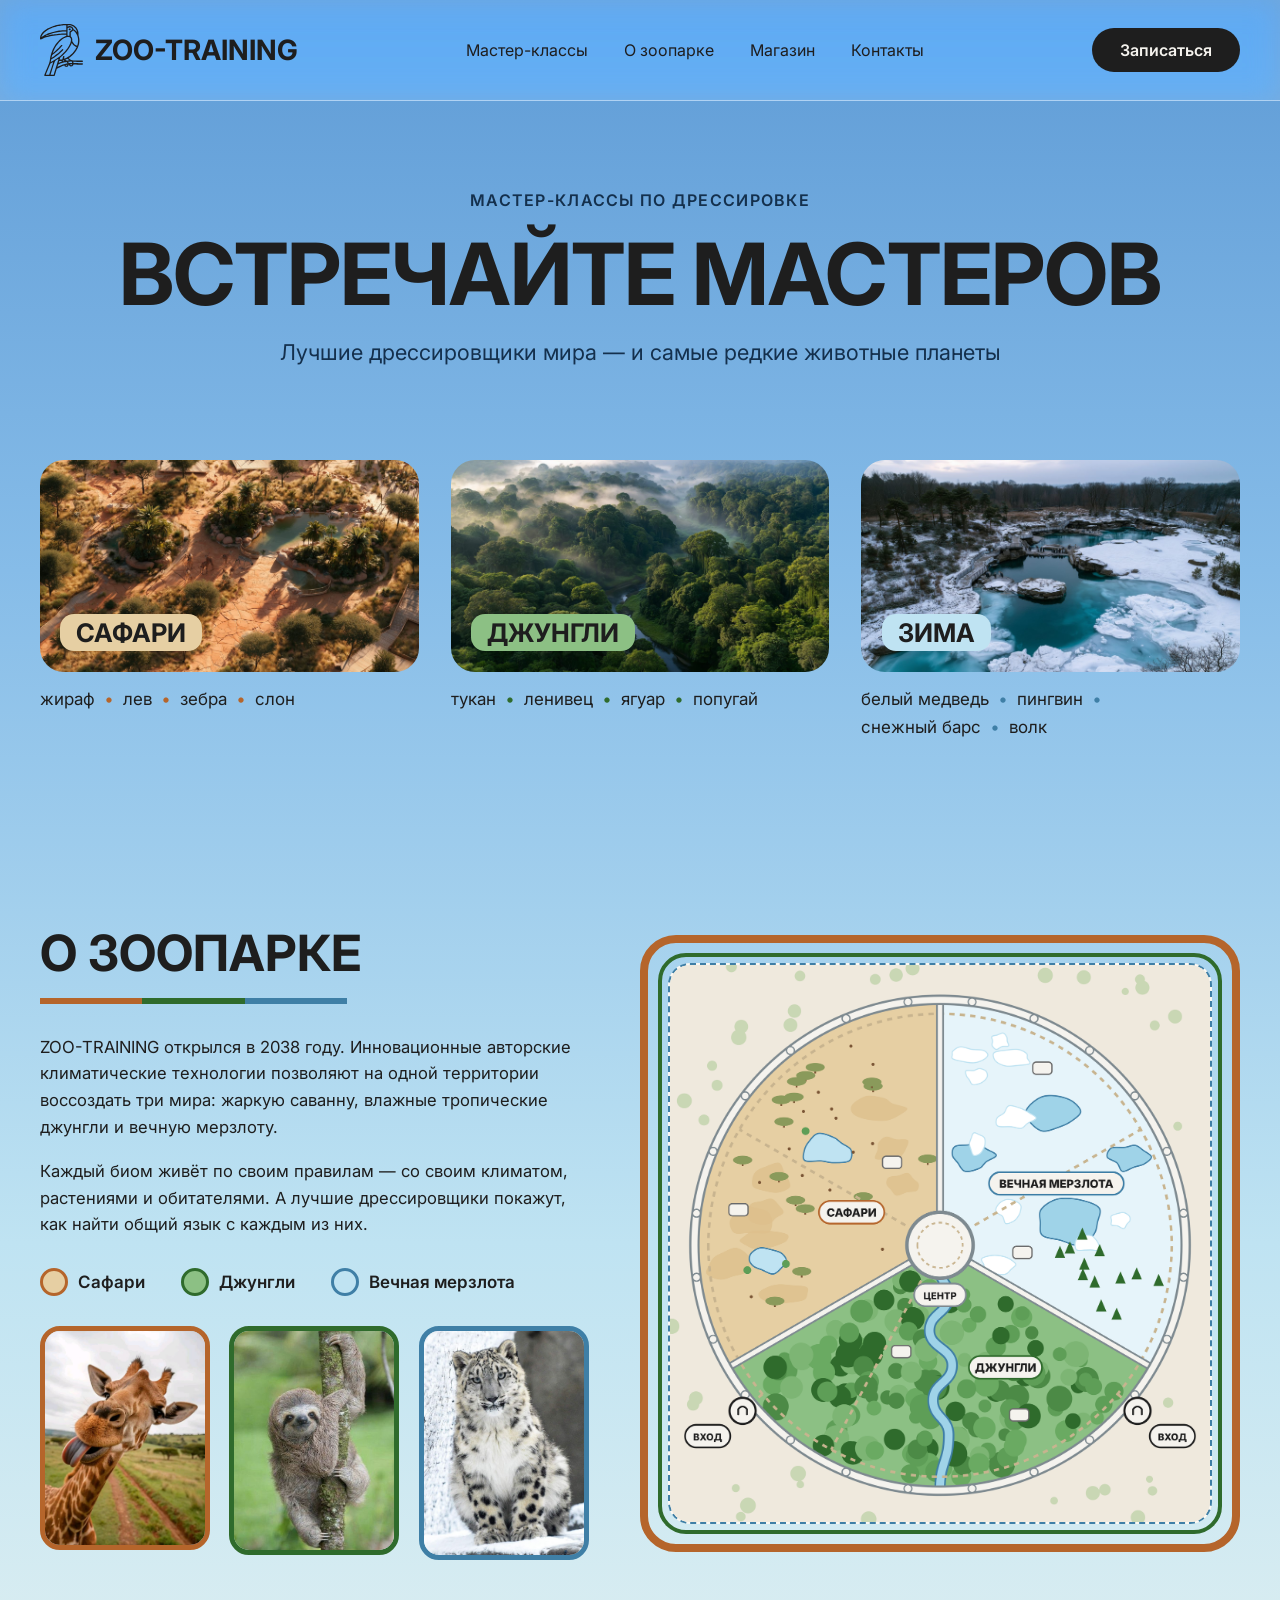
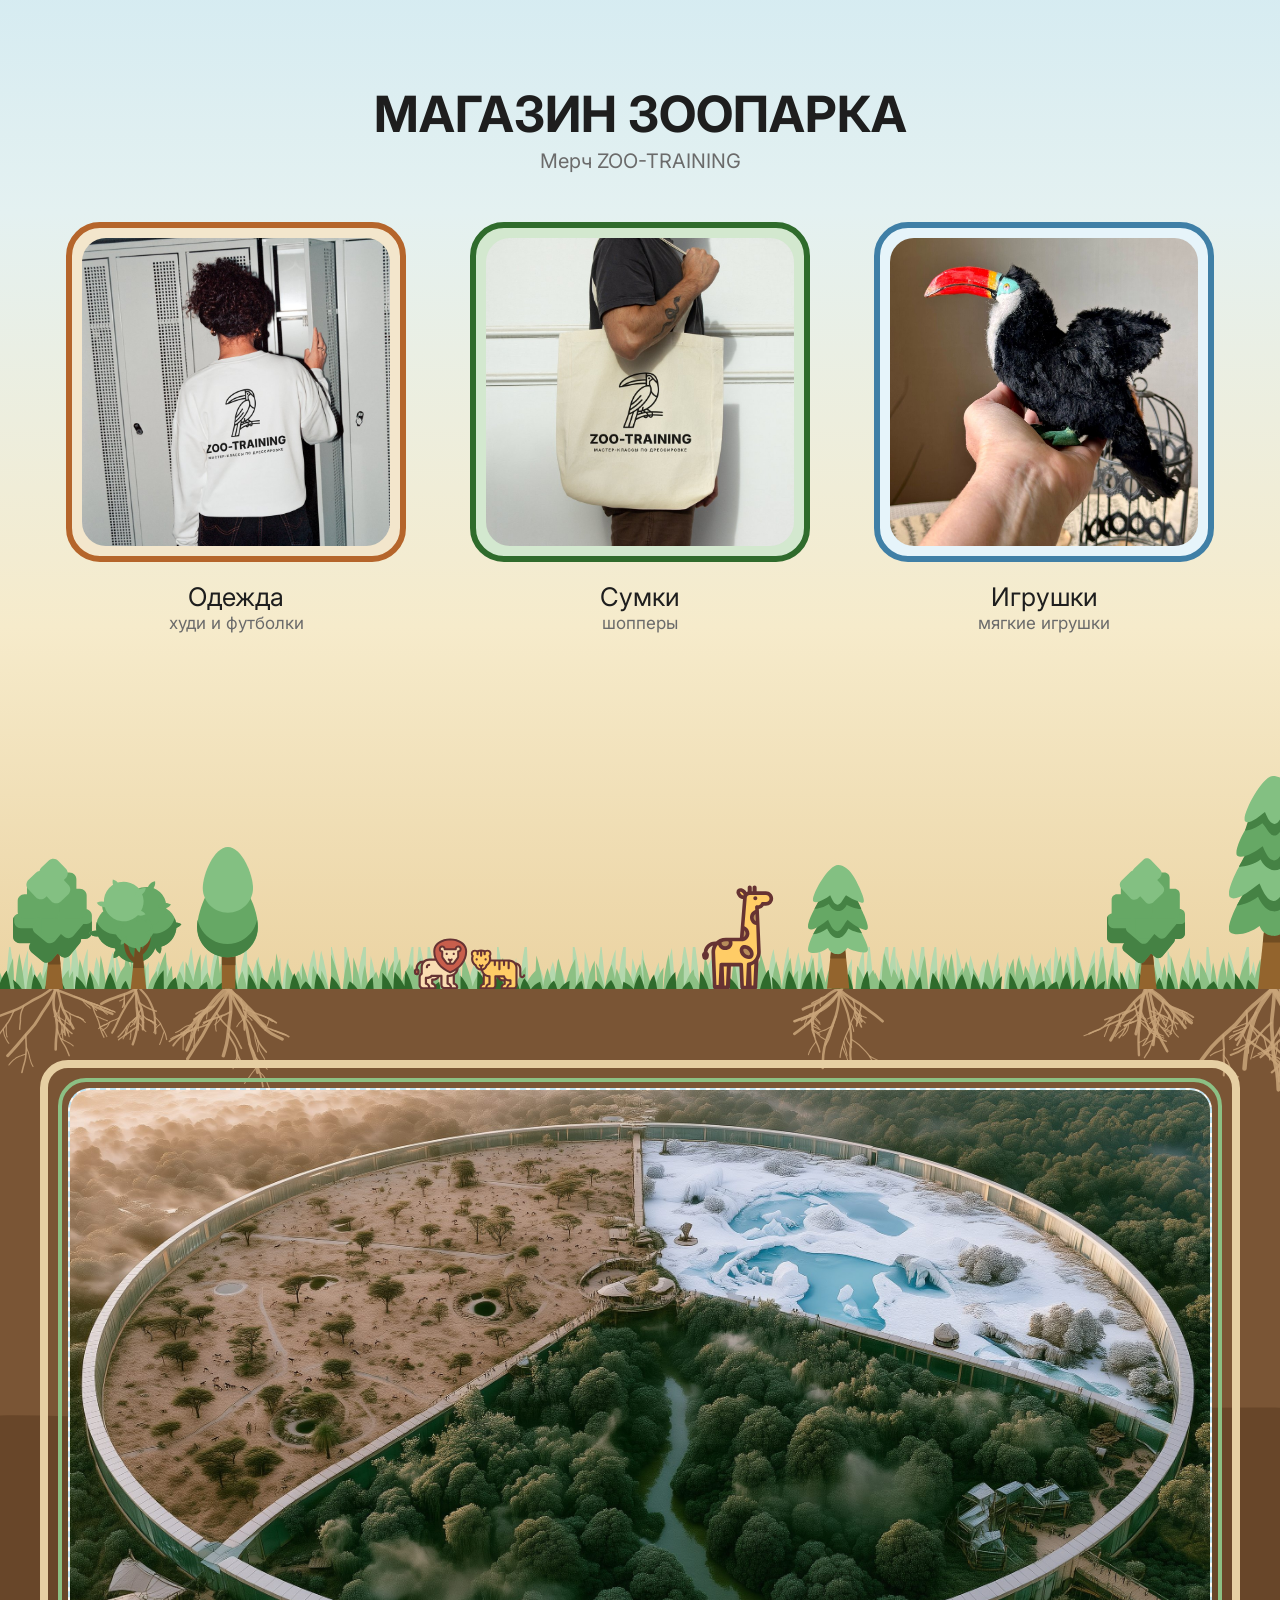
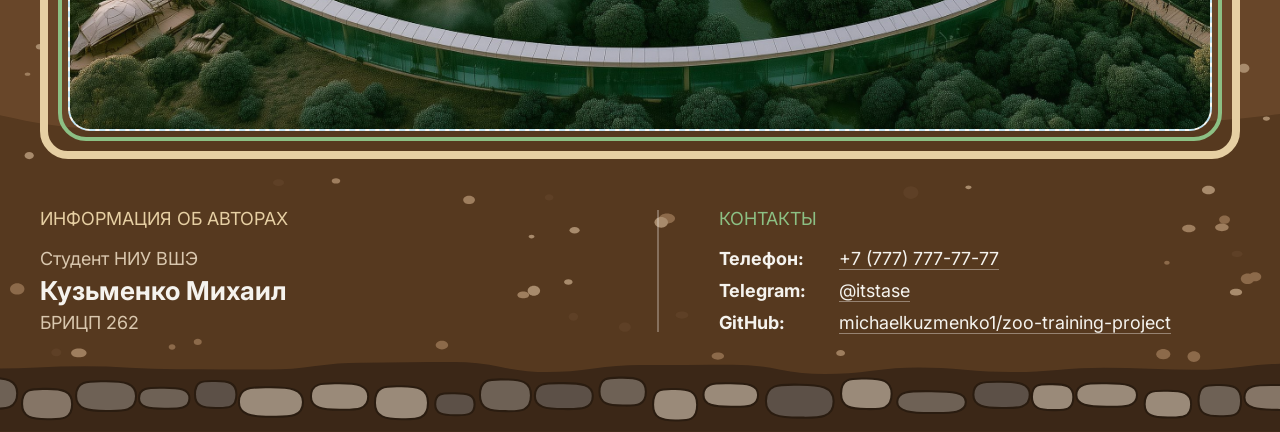
<file: index.html>
<!DOCTYPE html>
<html lang="ru">
<head>
  <meta charset="UTF-8">
  <meta name="viewport" content="width=device-width, initial-scale=1.0">
  <title>ZOO-TRAINING — мастер-классы по дрессировке</title>
  <link rel="preconnect" href="https://fonts.googleapis.com">
  <link rel="preconnect" href="https://fonts.gstatic.com" crossorigin>
  <link href="https://fonts.googleapis.com/css2?family=Inter:wght@400;600;700&display=swap" rel="stylesheet">
  <link rel="stylesheet" href="css/reset.css">
  <link rel="stylesheet" href="css/style.css">
</head>
<body>

  <!-- шапка -->
  <header class="header">
    <div class="container header_inner">
      <a href="index.html" class="logo">
        <img class="logo_icon" src="assets/icon/LogoTucan.svg" alt="">
        <span class="logo_text">ZOO-TRAINING</span>
      </a>

      <nav class="nav">
        <a href="#biomes" class="nav_link">Мастер-классы</a>
        <a href="#about" class="nav_link">О зоопарке</a>
        <a href="#shop" class="nav_link">Магазин</a>
        <a href="#contacts" class="nav_link">Контакты</a>
      </nav>

      <a href="404.html" class="button">Записаться</a>
    </div>
  </header>

  <main>
    
    <!-- приветствие -->
    <section class="hero">
      <div class="container">
        <p class="hero_over">Мастер-классы по дрессировке</p>
        <h1 class="hero_title">Встречайте мастеров</h1>
        <p class="hero_subtitle">Лучшие дрессировщики мира — и самые редкие животные планеты</p>
      </div>
    </section>

    <!-- майнкрафт -->
    <section class="biomes" id="biomes">
      <div class="container biomes_grid">
        <a href="404.html" class="biome-card">
          <div class="biome-card_window biome-card_window--safari">
            <img class="biome-card_image" src="assets/zoo_images/safari/landscape.jpg" alt="Сафари">
            <h2 class="biome-card_name">Сафари</h2>
          </div>
          <ul class="biome-card_animals">
              <li>жираф</li>
              <li>лев</li>
              <li>зебра</li>
              <li>слон</li>
          </ul>    
        </a>

        <a href="404.html" class="biome-card">
          <div class="biome-card_window biome-card_window--jungle">
            <img class="biome-card_image" src="assets/zoo_images/jungle/landscape.jpg" alt="Джунгли">
            <h2 class="biome-card_name">Джунгли</h2>
          </div>
          <ul class="biome-card_animals">
              <li>тукан</li>
              <li>ленивец</li>
              <li>ягуар</li>
              <li>попугай</li>
          </ul>
        </a>

        <a href="404.html" class="biome-card">
          <div class="biome-card_window biome-card_window--winter">
            <img class="biome-card_image" src="assets/zoo_images/winter/landscape.jpg" alt="Вечная мерзлота">
            <h2 class="biome-card_name">Зима</h2>
          </div>
          <ul class="biome-card_animals">
              <li>белый медведь</li>
              <li>пингвин</li>
              <li>снежный барс</li>
              <li>волк</li>
          </ul>        </a>
      </div>
    </section>

    <!-- о зоопарке -->
    <section class="about" id="about">
      <div class="container about_inner">
        <div class="about_text">
          <h2 class="section-title">О зоопарке</h2>
          <div class="tricolor">
            <span class="tricolor_part tricolor_part--safari"></span>
            <span class="tricolor_part tricolor_part--jungle"></span>
            <span class="tricolor_part tricolor_part--winter"></span>
          </div>

          <p class="about_paragraph">
            ZOO-TRAINING открылся в 2038 году. Инновационные авторские климатические
            технологии позволяют на одной территории воссоздать три мира: жаркую саванну,
            влажные тропические джунгли и вечную мерзлоту.
          </p>
          <p class="about_paragraph">
            Каждый биом живёт по своим правилам — со своим климатом, растениями и обитателями.
            А лучшие дрессировщики покажут, как найти общий язык с каждым из них.
          </p>

          <ul class="legend">
            <li class="legend_item"><span class="legend_dot legend_dot--safari"></span>Сафари</li>
            <li class="legend_item"><span class="legend_dot legend_dot--jungle"></span>Джунгли</li>
            <li class="legend_item"><span class="legend_dot legend_dot--winter"></span>Вечная мерзлота</li>
          </ul>

          <div class="collage">
            <img class="collage_item collage_item--safari" src="assets/zoo_images/safari/giraffe.jpeg" alt="Жираф">
            <img class="collage_item collage_item--jungle" src="assets/zoo_images/jungle/sloth.jpeg" alt="Ленивец">
            <img class="collage_item collage_item--winter" src="assets/zoo_images/winter/snow-leopard.jpeg" alt="Снежный барс">
          </div>
        </div>

        <div class="map-frame">
          <div class="map-frame_inner">
            <img class="map-frame_map" src="assets/zoo_images/zoo-map.png" alt="Карта зоопарка">
          </div>
        </div>
      </div>
    </section>

    <!-- магаз -->
    <section class="shop" id="shop">
      <div class="container">
        <h2 class="section-title section-title--center">Магазин зоопарка</h2>
        <p class="shop_subtitle">Мерч ZOO-TRAINING</p>

        <div class="shop_grid">
          <a href="404.html" class="product">
            <div class="product_tile product_tile--safari">
              <img class="product_image" src="assets/images_store/clothes.jpg" alt="Свитшот ZOO-TRAINING">
            </div>
            <h3 class="product_name">Одежда</h3>
            <p class="product_desc">худи и футболки</p>
          </a>

          <a href="404.html" class="product">
            <div class="product_tile product_tile--jungle">
              <img class="product_image" src="assets/images_store/bag.jpg" alt="Шоппер ZOO-TRAINING">
            </div>
            <h3 class="product_name">Сумки</h3>
            <p class="product_desc">шопперы</p>
          </a>

          <a href="404.html" class="product">
            <div class="product_tile product_tile--winter">
              <img class="product_image" src="assets/images_store/toy.jpg" alt="Мягкая игрушка тукан">
            </div>
            <h3 class="product_name">Игрушки</h3>
            <p class="product_desc">мягкие игрушки</p>
          </a>
        </div>
      </div>
    </section>

    <!-- землица -->
    <div class="ground-line">
      <div class="tree tree--1 vector"><img src="assets/images/Tree%201.svg" alt=""></div>
      <div class="tree tree--2 vector"><img src="assets/images/Tree%202.svg" alt=""></div>
      <div class="tree tree--3 vector"><img src="assets/images/Tree%203.svg" alt=""></div>
      <div class="tree tree--4 vector"><img src="assets/images/Tree%204.svg" alt=""></div>
      <div class="tree tree--5 vector"><img src="assets/images/Tree%205.svg" alt=""></div>
      <div class="tree tree--6 vector"><img src="assets/images/Tree%206.svg" alt=""></div>
 
      <div class="animal animal--lion vector"><img src="assets/images/lion-svgrepo-com%201.svg" alt=""></div>
      <div class="animal animal--tiger vector"><img src="assets/images/tiger-svgrepo-com%201.svg" alt=""></div>
      <div class="animal animal--giraffe vector"><img src="assets/images/giraffe%201.svg" alt=""></div>

      <div class="grass vector"><img src="assets/images/grass.svg" alt=""></div>
    </div>
  </main>

  <!-- подвал -->
  <footer class="footer" id="contacts">
    <div class="footer_roots vector"><img src="assets/images/roots.svg" alt=""></div>
    <div class="footer_stones vector"><img src="assets/images/bottom_stones.svg" alt=""></div>
    <div class="footer_pebbles vector"><img src="assets/images/stones.svg" alt=""></div>

    <div class="container footer_inner">
      <div class="panorama">
        <div class="panorama_inner">
          <img class="panorama_image" src="assets/zoo_images/zoo-panorama.jpg" alt="Панорама зоопарка">
        </div>
      </div>

      <div class="footer_columns">
        <div class="footer_col">
          <h4 class="footer_heading footer_heading--sand">Информация об авторах</h4>
          <p class="footer_muted">Студент НИУ ВШЭ</p>
          <p class="footer_name">Кузьменко Михаил</p>
          <p class="footer_muted">БРИЦП 262</p>
        </div>

        <div class="footer_col footer_col--contacts">
          <h4 class="footer_heading footer_heading--green">Контакты</h4>
          <dl class="contacts">
            <dt>Телефон:</dt>   <dd><a href="tel:+77777777777">+7 (777) 777-77-77</a></dd>
            <dt>Telegram:</dt>  <dd><a href="https://t.me/itstase" target="_blank" rel="noopener">@itstase</a></dd>
            <dt>GitHub:</dt>    <dd><a href="https://github.com/michaelkuzmenko1/zoo-training-project" target="_blank" rel="noopener">michaelkuzmenko1/zoo-training-project</a></dd>
          </dl>
        </div>
      </div>
    </div>

  </footer>

</body>
</html>
</file>
<file: css/style.css>
.vector img {
  display: block;
  width: 100%;
  height: 100%;
}

.grass img,
.footer_stones img {
  object-fit: cover;
  object-position: bottom;
}

.footer_roots img {
  object-fit: cover;
  object-position: top;
}

.footer_pebbles {
  position: absolute;
  bottom: 70px;
  left: 0.8%;
  width: 98.4%;
  aspect-ratio: 7154 / 1806;
  pointer-events: none;
}

:root {

  --sand: #E6CFA3;
  --green: #8CC084;
  --ice: #BFE3F2;
  --sand-dark: #B5652B;
  --green-dark: #2F6B2C;
  --ice-dark: #3F7FA6;

  --sand-light: #F3E6CC;
  --green-light: #D3E8CF;
  --ice-light: #E6F4FA;

  --ink: #1E1E1E;
  --navy: #14304D;
  --cream: #F5F3EE;
  --soil: #7A5535;
  --soil-dark: #56391F;


  --font: "Inter", Arial, sans-serif;

  --container: 1280px;
  --gutter: clamp(16px, 4vw, 40px);
}

/* клод сказал что это поможет мне */
*,
*::before,
*::after {
  box-sizing: border-box;
  margin: 0;
  padding: 0;
}

a {
  color: inherit;
  text-decoration: none;
}

ul {
  list-style: none;
}

/* плавная переправка */
html {
  scroll-behavior: smooth;
}

section,
footer {
  scroll-margin-top: 100px;
}

@media (prefers-reduced-motion: reduce) {
  html { scroll-behavior: auto; }
}

img,
svg {
  display: block;
  max-width: 100%;
}

/* градиентик */
body {
  overflow-x: hidden;
  font-family: var(--font);
  color: var(--ink);
  background: var(--soil);
}

main {
  position: relative;
  overflow: hidden;
  background: linear-gradient(
    to bottom,
    #5E9BD6 0%,
    #86BCE8 22%,
    #BFE3F2 48%,
    #E4F1F1 70%,
    #F6EBCB 86%,
    #EBD3A2 100%
  );
}

.container {
  max-width: calc(var(--container) + var(--gutter) * 2);
  margin: 0 auto;
  padding: 0 var(--gutter);
}

/* шапка */
.header {
  position: fixed;
  top: 0;
  left: 0;
  right: 0;
  z-index: 100;
  background: rgba(255, 255, 255, 0.12);
  backdrop-filter: blur(14px) saturate(140%);
  -webkit-backdrop-filter: blur(14px) saturate(140%);
  border-bottom: 1px solid rgba(255, 255, 255, 0.45);
}

.header_inner {
  display: flex;
  align-items: center;
  justify-content: space-between;
  gap: 24px;
  height: 100px;
}

.logo {
  display: flex;
  align-items: center;
  gap: 12px;
}

.logo_icon {
  display: block;
  height: 52px;
  width: auto;
}

.logo_text {
  font-size: 28px;
  font-weight: 700;
  white-space: nowrap;
}

.nav {
  display: flex;
  gap: clamp(16px, 2.8vw, 40px);
}

.nav_link {
  font-size: 16px;
  white-space: nowrap;
  transition: opacity 0.2s;
}

.nav_link:hover {
  opacity: 0.6;
}

.button {
  flex-shrink: 0;
  white-space: nowrap;
  padding: 14px 28px;
  border-radius: 30px;
  background: var(--ink);
  color: var(--cream);
  font-size: 16px;
  font-weight: 600;
  transition: transform 0.2s;
}

.button:hover {
  transform: translateY(-2px);
}

/* приветсвие */
.hero {
  padding: clamp(130px, 15vw, 220px) 0 clamp(50px, 7.5vw, 110px);
  text-align: center;
}

.hero_over {
  font-size: 16px;
  font-weight: 600;
  letter-spacing: 0.08em;
  text-transform: uppercase;
  color: var(--navy);
}

.hero_title {
  margin: 24px 0;
  font-weight: 700;
  font-size: clamp(40px, 6.7vw, 96px);
  letter-spacing: -0.01em;
  line-height: 1;
  text-transform: uppercase;
}

.hero_subtitle {
  font-size: clamp(17px, 1.7vw, 24px);
  color: var(--navy);
}

/* биомы */
.biomes {
  padding-bottom: clamp(70px, 10vw, 140px);
}

.biomes_grid {
  display: grid;
  grid-template-columns: repeat(3, 1fr);
  gap: clamp(20px, 2.5vw, 32px);
}

.biome-card {
  display: block;
}

.biome-card_window {
  position: relative;
  aspect-ratio: 2912 / 1632;
  border-radius: 24px;
  overflow: hidden;
  transition: transform 0.3s;
}

.biome-card:hover .biome-card_window {
  transform: translateY(-8px);
}

.biome-card_window--safari { background: var(--sand); }
.biome-card_window--jungle { background: var(--green); }
.biome-card_window--winter { background: var(--ice); }

.biome-card_window--safari .biome-card_name { background: var(--sand); }
.biome-card_window--jungle .biome-card_name { background: var(--green); }
.biome-card_window--winter .biome-card_name { background: var(--ice); }

.biome-card_image {
  display: block;
  width: 100%;
  height: 100%;
}

.biome-card_name {
  position: absolute;
  left: clamp(14px, 1.6vw, 22px);
  bottom: clamp(14px, 1.6vw, 22px);
  padding: 6px 16px;
  border-radius: 14px;
  font-weight: 700;
  font-size: clamp(18px, 2vw, 30px);
  text-transform: uppercase;
}

.biome-card_animals {
  display: flex;
  flex-wrap: wrap;
  gap: 4px 0;
  margin-top: 16px;
  font-size: 17px;
  line-height: 1.4;
}

.biome-card_animals li {
  white-space: nowrap;
}

.biome-card_animals li:not(:last-child)::after {
  content: "•";
  margin: 0 10px;
  font-weight: 700;
}

.biome-card:nth-child(1) .biome-card_animals li::after { color: var(--sand-dark); }
.biome-card:nth-child(2) .biome-card_animals li::after { color: var(--green-dark); }
.biome-card:nth-child(3) .biome-card_animals li::after { color: var(--ice-dark); }



/* о зоопарке */
.about {
  padding: 60px 0 clamp(70px, 10vw, 140px);
}

.about_inner {
  display: grid;
  grid-template-columns: 1fr minmax(0, 600px);
  gap: clamp(36px, 4vw, 60px);
  align-items: center;
}

.section-title {
  font-weight: 700;
  font-size: clamp(32px, 3.9vw, 56px);
  line-height: 1.05;
  text-transform: uppercase;
}

.section-title--center {
  text-align: center;
}

.tricolor {
  display: flex;
  margin: 18px 0 30px;
}

.tricolor_part {
  width: clamp(70px, 8vw, 120px);
  height: 6px;
}

.tricolor_part--safari { background: var(--sand-dark); }
.tricolor_part--jungle { background: var(--green-dark); }
.tricolor_part--winter { background: var(--ice-dark); }

.about_paragraph {
  max-width: 600px;
  margin-bottom: 18px;
  font-size: clamp(16px, 1.3vw, 19px);
  line-height: 1.6;
}

.legend {
  display: flex;
  flex-wrap: wrap;
  gap: 14px 36px;
  margin: 30px 0;
}

.legend_item {
  display: flex;
  align-items: center;
  gap: 10px;
  font-size: 17px;
  font-weight: 600;
}

.legend_dot {
  width: 28px;
  height: 28px;
  border-radius: 50%;
  border: 3px solid;
}

.legend_dot--safari { background: var(--sand);  border-color: var(--sand-dark); }
.legend_dot--jungle { background: var(--green); border-color: var(--green-dark); }
.legend_dot--winter { background: var(--ice);   border-color: var(--ice-dark); }

.collage {
  display: grid;
  grid-template-columns: repeat(3, 1fr);
  align-items: start;
  gap: clamp(12px, 1.5vw, 20px);
  max-width: 580px;
}

.collage_item {
  display: block;
  width: 100%;
  height: auto;
  border-radius: 20px;
  border: 5px solid;
}

.collage_item--safari { background: var(--sand-light);  border-color: var(--sand-dark); }
.collage_item--jungle { background: var(--green-light); border-color: var(--green-dark); }
.collage_item--winter { background: var(--ice-light);   border-color: var(--ice-dark); }


.map-frame,
.panorama {
  padding: 10px;
  border: 8px solid var(--sand-dark);
  border-radius: 36px;
}

.map-frame_inner,
.panorama_inner {
  padding: 6px;
  border: 4px solid var(--green-dark);
  border-radius: 28px;
}

.map-frame_map,
.panorama_image {
  border: 2px dashed var(--ice-dark);
  border-radius: 22px;
  background: #FBF8F2;
}

.map-frame_map {
  display: block;
  width: 100%;
  height: auto;
}

/* магаз */
.shop {
  padding-bottom: clamp(120px, 14vw, 200px);
  text-align: center;
}

.shop_subtitle {
  margin-top: 10px;
  font-size: 20px;
  color: #6B6B6B;
}

.shop_grid {
  display: grid;
  grid-template-columns: repeat(3, minmax(0, 340px));
  justify-content: center;
  gap: clamp(28px, 5vw, 70px);
  margin-top: clamp(34px, 4vw, 56px);
}

.product_tile {
  position: relative;
  aspect-ratio: 1 / 1;
  padding: 10px;
  border: 6px solid;
  border-radius: 34px;
  transition: transform 0.3s;
}

.product:hover .product_tile {
  transform: translateY(-8px);
}

.product_tile--safari { border-color: var(--sand-dark);  background: var(--sand-light); }
.product_tile--jungle { border-color: var(--green-dark); background: var(--green-light); }
.product_tile--winter { border-color: var(--ice-dark);   background: var(--ice-light); }

.product_image {
  display: block;
  width: 100%;
  height: 100%;
  object-fit: cover;
  border-radius: 24px;
}

.product_name {
  margin-top: 22px;
  font-size: clamp(22px, 2vw, 28px);
}

.product_desc {
  margin-top: 6px;
  font-size: 17px;
  color: #6B6B6B;
}

/* травка муравка */
.ground-line {
  position: relative;
  width: 100%;
  aspect-ratio: 1440 / 200;
}

.grass {
  position: absolute;
  left: 0;
  right: 0;
  bottom: 0;
  height: 24%;
}

.tree,
.animal {
  position: absolute;
  bottom: 0;
  z-index: 1;
}

.tree--1 { left: 1.05%;  width: 6.16%; aspect-ratio: 468 / 791; }
.tree--2 { left: 6.96%;  width: 7.73%; aspect-ratio: 566 / 661; }
.tree--3 { left: 15.4%;  width: 4.77%; aspect-ratio: 339 / 789; }
.tree--4 { left: 63.12%; width: 4.7%;  aspect-ratio: 378 / 782; }
.tree--5 { right: 0;     width: 4%;    aspect-ratio: 303 / 1262; }
.tree--6 { right: 7.39%; width: 6.16%; aspect-ratio: 587 / 993; }

.animal--lion    { left: 32%;   width: 4.8%; aspect-ratio: 1 / 1; bottom: -3.1%; }
.animal--tiger   { left: 36.5%; width: 4.8%; aspect-ratio: 1 / 1; bottom: -6%; }
.animal--giraffe { left: 53%;   width: 9.3%; aspect-ratio: 1 / 1; bottom: -4.2%; }

.vector img,
.vector svg {
  display: block;
  width: 100%;
  height: 100%;
}

/* подвалище */
.footer {
  position: relative;
  overflow: hidden;
  color: var(--cream);
  background:
  var(--soil)
  url("../assets/images/footer_background.svg")
  center top / cover no-repeat;
}

.footer_roots {
  position: absolute;
  top: 0;
  left: 0;
  width: 100%;
  aspect-ratio: 1440 / 120;
}

.footer_inner {
  position: relative;
  padding-top: clamp(60px, 5.5vw, 80px);
  padding-bottom: 100px;
}

.panorama {
  border-color: var(--sand);
  border-radius: 28px;
}

.panorama_inner {
  border-color: var(--green);
}

.panorama_image {
  display: block;
  width: 100%;
  height: auto;
  border-color: var(--ice);
}

.footer_columns {
  display: grid;
  grid-template-columns: 1fr 1fr;
  gap: 34px;
  margin-top: clamp(36px, 4vw, 56px);
}

.footer_col--contacts {
  padding-left: 60px;
  border-left: 2px solid rgba(245, 243, 238, 0.3);
}

.footer_heading {
  margin-bottom: 22px;
  font-size: 18px;
  text-transform: uppercase;
}

.footer_heading--sand  { color: var(--sand); }
.footer_heading--green { color: var(--green); }

.footer_muted {
  font-size: 18px;
  color: #D9C7AE;
}

.footer_name {
  margin: 10px 0;
  font-size: 26px;
  font-weight: 700;
}

.contacts {
  display: grid;
  grid-template-columns: 120px 1fr;
  row-gap: 14px;
  font-size: 18px;
}

.contacts dt {
  font-weight: 700;
}

.contacts dd {
  min-width: 0;
  overflow-wrap: anywhere;
}

.contacts a {
  border-bottom: 1px solid rgba(245, 243, 238, 0.4);
  transition: color 0.2s, border-color 0.2s;
}

.contacts a:hover {
  color: var(--sand);
  border-color: var(--sand);
}

.footer_stones {
  position: absolute;
  left: 0;
  right: 0;
  bottom: 0;
  height: 70px;
}



/* планшет */
@media (max-width: 1024px) {
  .about_inner {
    grid-template-columns: 1fr;
  }

  .map-frame {
    width: 100%;
    max-width: 600px;
    margin: 0 auto;
  }
}

/* телефон */
@media (max-width: 700px) {
  section,
  footer { scroll-margin-top: 70px; }

  .header_inner { height: 68px; }
  .logo_icon { height: 40px; }
  .logo_text { font-size: 18px; }
  .button { padding: 10px 18px; font-size: 14px; }

  .hero_over { font-size: 12px; }

  .footer_columns { grid-template-columns: 1fr; }
  .footer_col--contacts { padding-left: 0; border-left: 0; }
}
</file>
